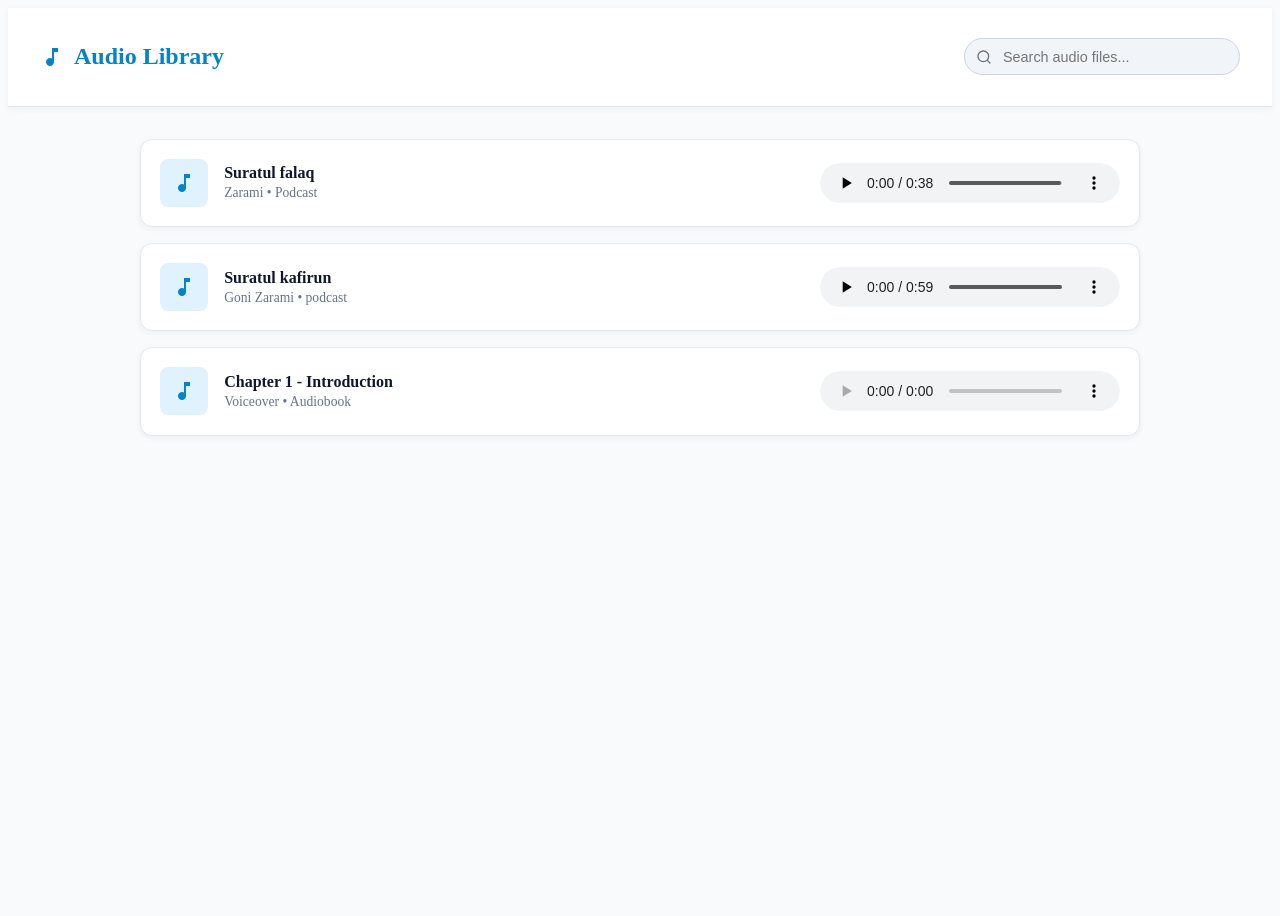
<file: AUDIO.HTML>
<!DOCTYPE html>
<html lang="en">
<head>
  <meta charset="UTF-8">
  <meta name="viewport" content="width=device-width, initial-scale=1.0">
  <title>My Audio Library</title>
  <link rel="stylesheet" href="audio.css">
</head>
<body>

  <!-- Header -->
  <header>
    <h1>
      <svg width="24" height="24" viewBox="0 0 24 24" fill="currentColor"><path d="M12 3v10.55c-.59-.34-1.27-.55-2-.55-2.21 0-4 1.79-4 4s1.79 4 4 4 4-1.79 4-4V7h4V3h-6z"/></svg>
      Audio Library
    </h1>
    <div class="search-container">
      <!-- Search SVG Icon -->
      <svg class="search-icon" viewBox="0 0 24 24">
        <circle cx="11" cy="11" r="8"></circle>
        <line x1="21" y1="21" x2="16.65" y2="16.65"></line>
      </svg>
      <input type="text" id="searchInput" class="search-input" placeholder="Search audio files...">
    </div>
  </header>

  <!-- Audio List Section -->
  <main>
    <div class="audio-list" id="audioList">
      
      <!-- Track 1 -->
      <div class="audio-card" data-title="Sample Track One" data-artist="Goni Zarami" data-category="Podcast">
        <div class="track-info">
          <div class="audio-icon-box">
            <svg viewBox="0 0 24 24"><path d="M12 3v10.55c-.59-.34-1.27-.55-2-.55-2.21 0-4 1.79-4 4s1.79 4 4 4 4-1.79 4-4V7h4V3h-6z"/></svg>
          </div>
          <div class="track-details">
            <div class="track-title">Suratul falaq</div>
            <div class="track-artist">Zarami • Podcast</div>
          </div>
        </div>
        <!-- controlslist="novolume" removes the volume icon/slider -->
        <audio controls controlslist="novolume" src="113 SURATUL FALAQ [GONI ZARAMI].mp3"></audio>
      </div>

      <!-- Track 2 -->
      <div class="audio-card" data-title="zarami" data-artist="Goni Zarami" data-category="podcast">
        <div class="track-info">
          <div class="audio-icon-box">
            <svg viewBox="0 0 24 24"><path d="M12 3v10.55c-.59-.34-1.27-.55-2-.55-2.21 0-4 1.79-4 4s1.79 4 4 4 4-1.79 4-4V7h4V3h-6z"/></svg>
          </div>
          <div class="track-details">
            <div class="track-title">Suratul kafirun</div>
            <div class="track-artist">Goni Zarami • podcast</div>
          </div>
        </div>
        <audio controls controlslist="novolume" src="109 SURATUL KAFIRUN [GONI KAFIRUN].mp3"></audio>
      </div>

      <!-- Track 3 -->
      <div class="audio-card" data-title="Chapter 1 - Introduction" data-artist="Voiceover" data-category="Audiobook">
        <div class="track-info">
          <div class="audio-icon-box">
            <svg viewBox="0 0 24 24"><path d="M12 3v10.55c-.59-.34-1.27-.55-2-.55-2.21 0-4 1.79-4 4s1.79 4 4 4 4-1.79 4-4V7h4V3h-6z"/></svg>
          </div>
          <div class="track-details">
            <div class="track-title">Chapter 1 - Introduction</div>
            <div class="track-artist">Voiceover • Audiobook</div>
          </div>
        </div>
        <audio controls controlslist="novolume" src=""></audio>
      </div>

    </div>

    <div id="noResults" class="no-results">No audio matching your search.</div>
  </main>

  <!-- Live Search JavaScript -->
  <script>
    const searchInput = document.getElementById('searchInput');
    const audioCards = document.querySelectorAll('.audio-card');
    const noResults = document.getElementById('noResults');

    searchInput.addEventListener('input', (e) => {
      const query = e.target.value.toLowerCase().trim();
      let visibleCount = 0;

      audioCards.forEach(card => {
        const title = card.getAttribute('data-title').toLowerCase();
        const artist = card.getAttribute('data-artist').toLowerCase();
        const category = card.getAttribute('data-category').toLowerCase();

        if (title.includes(query) || artist.includes(query) || category.includes(query)) {
          card.style.display = 'flex';
          visibleCount++;
        } else {
          card.style.display = 'none';
        }
      });

      noResults.style.display = visibleCount === 0 ? 'block' : 'none';
    });
  </script>

</body>
</html>
</file>
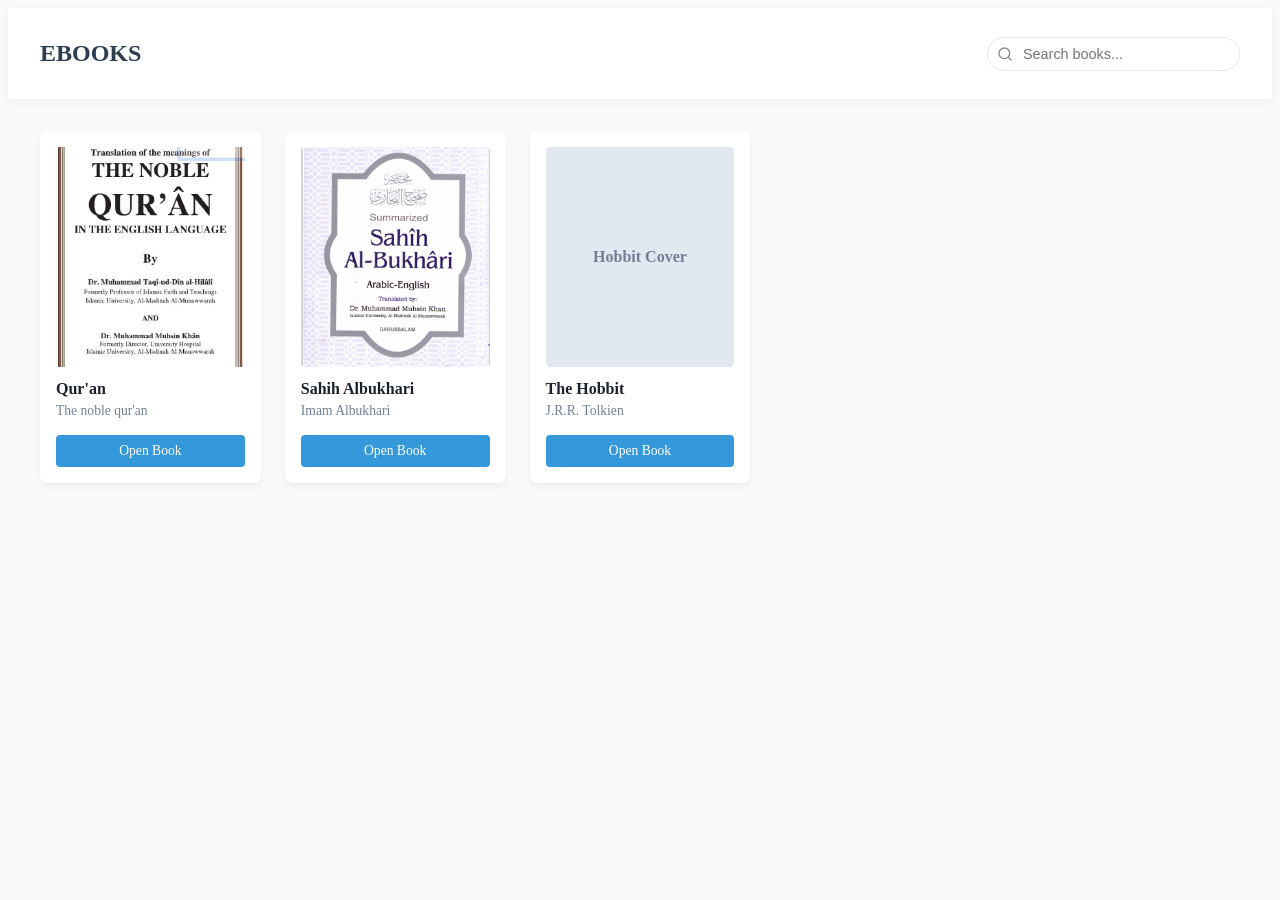
<file: EBOOKS.html>
<!DOCTYPE html>
<html lang="en">
<head>
  <meta charset="UTF-8">
  <meta name="viewport" content="width=device-width, initial-scale=1.0">
  <title>My eBooks Library</title>
  <link rel="stylesheet" href="EBOOKS.CSS">
</head>
<body>

  <!-- Header -->
  <header>
    <h1>EBOOKS</h1>
    <div class="search-container">
      <!-- Search SVG Icon -->
      <svg class="search-icon" viewBox="0 0 24 24">
        <circle cx="11" cy="11" r="8"></circle>
        <line x1="21" y1="21" x2="16.65" y2="16.65"></line>
      </svg>
      <input type="text" id="searchInput" class="search-input" placeholder="Search books...">
    </div>
  </header>

  <!-- Book Grid Section -->
  <main>
    <div class="book-grid" id="bookGrid">
      
      <!-- Sample Book 1 -->
      <div class="book-card" data-title="quran" data-author="The noble quran">
       
        <img class="book-cover" src="qur'an.jpeg" alt="">
        <div class="book-title">Qur'an</div>
        <div class="book-author">The noble qur'an</div>
        <!-- Replace href with path to your local file, e.g., href="books/dune.pdf" -->
        <a href="The Noble Qur'an in the ENGLISH Language_compressed.pdf" class="open-btn" target="_blank">Open Book</a>
      </div>

      <!-- Sample Book 1 -->
      <div class="book-card" data-title="sahih Albukhari" data-author="Imam bukhari">
       
        <img class="book-cover" src="sahih.jpeg" alt="">
        <div class="book-title">Sahih Albukhari</div>
        <div class="book-author">Imam Albukhari</div>
        <!-- Replace href with path to your local file, e.g., href="books/dune.pdf" -->
        <a href="Sahih al-Bukhari  English The Translation of Sahih Al Bukhari.pdf" class="open-btn" target="_blank">Open Book</a>
      </div>


      <!-- Sample Book 3 -->
      <div class="book-card" data-title="The Hobbit" data-author="J.R.R. Tolkien">
        <div class="book-cover">Hobbit Cover</div>
        <div class="book-title">The Hobbit</div>
        <div class="book-author">J.R.R. Tolkien</div>
        <a href="#" class="open-btn" target="_blank">Open Book</a>
      </div>

    </div>

    <div id="noResults" class="no-results">No books found matching your search.</div>
  </main>

  <!-- Live Search Logic -->
  <script>
    const searchInput = document.getElementById('searchInput');
    const bookCards = document.querySelectorAll('.book-card');
    const noResults = document.getElementById('noResults');

    searchInput.addEventListener('input', (e) => {
      const searchTerm = e.target.value.toLowerCase().trim();
      let visibleCount = 0;

      bookCards.forEach(card => {
        const title = card.getAttribute('data-title').toLowerCase();
        const author = card.getAttribute('data-author').toLowerCase();

        // Check if search matches title OR author
        if (title.includes(searchTerm) || author.includes(searchTerm)) {
          card.style.display = 'flex';
          visibleCount++;
        } else {
          card.style.display = 'none';
        }
      });

      // Show "No results" message if no books match
      noResults.style.display = visibleCount === 0 ? 'block' : 'none';
    });
  </script>

</body>
</html>
</file>
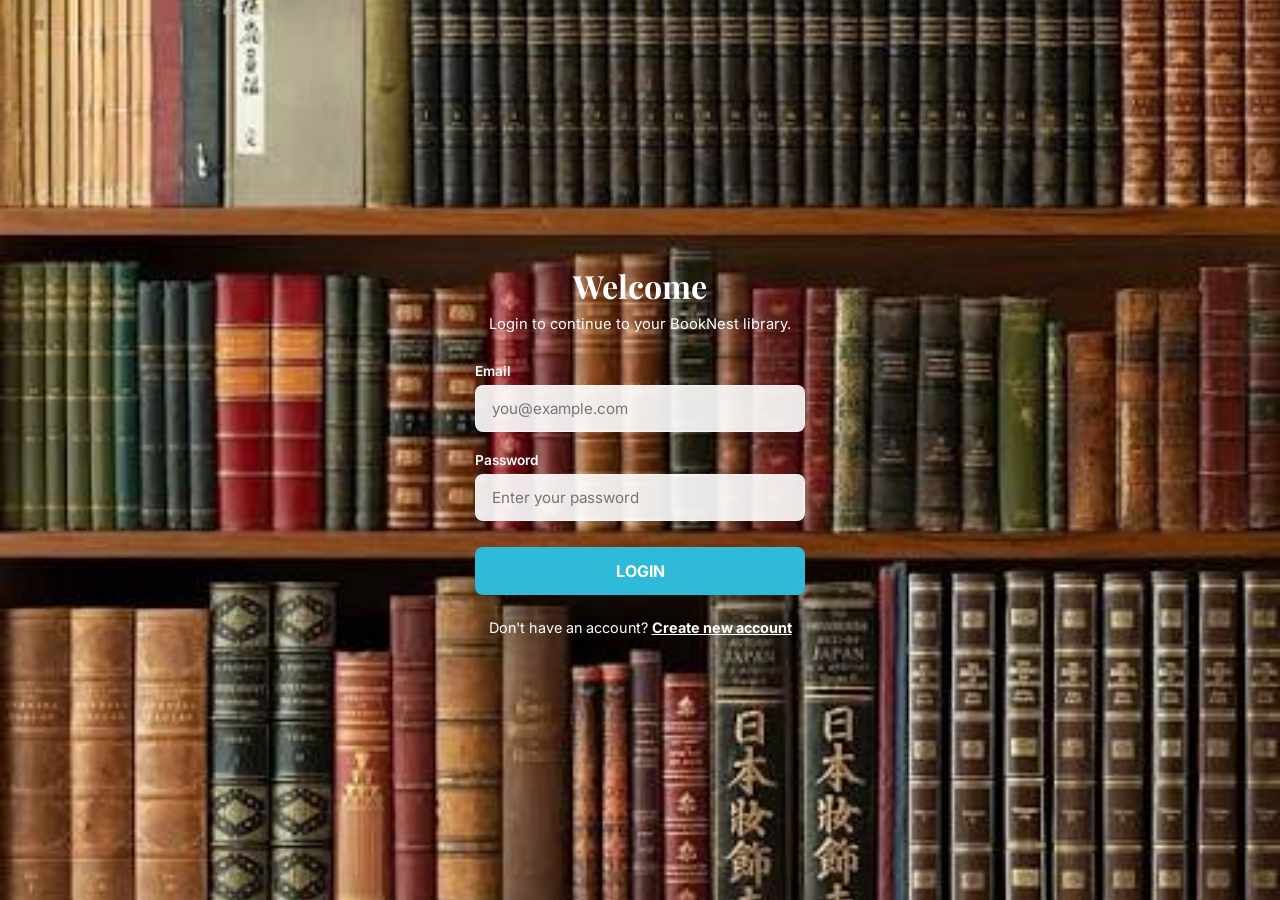
<file: login.html>
<!DOCTYPE html>
<html lang="en">
<head>
  <meta charset="UTF-8">
  <meta name="viewport" content="width=device-width, initial-scale=1.0">
  <title>Login - BookNest</title>
  <link rel="stylesheet" href="book.css">
  <link rel="stylesheet" href="login.css">
  <!-- Clean font import -->
  <link href="https://fonts.googleapis.com/css2?family=Inter:wght@400;600;700&family=Playfair+Display:wght@700&display=swap" rel="stylesheet">
</head>
<body>

  <div class="login-page">
    <div class="login-card">
      

      <h1>Welcome </h1>
      <p class="login-subtitle">Login to continue to your BookNest library.</p>

      <form class="login-form" id="login-form">
        <div class="input-group">
          <label for="email">Email</label>
          <input type="email" id="email" name="email" placeholder="you@example.com" required>
        </div>

        <div class="input-group">
          <label for="password">Password</label>
          <input type="password" id="password" name="password" placeholder="Enter your password" required>
        </div>

        <button type="submit" class="btn-login-submit">LOGIN</button>
      </form>

      <p class="create-account">
        Don't have an account? <a href="#">Create new account</a>
      </p>
    </div>
  </div>

</body>
</html>
</file>
<file: audio.css>
<style>
    /* Global Styles - Light Mode */
    * {
      box-sizing: border-box;
      margin: 0;
      padding: 0;
      font-family: -apple-system, BlinkMacSystemFont, "Segoe UI", Roboto, Helvetica, Arial, sans-serif;
    }

    body {
      background-color: #f8fafc;
      color: #0f172a;
      min-height: 100vh;
    }

    /* Header Styling */
    header {
      display: flex;
      justify-content: space-between;
      align-items: center;
      background-color: #ffffff;
      padding: 1.2rem 2rem;
      border-bottom: 1px solid #e2e8f0;
      box-shadow: 0 2px 8px rgba(0, 0, 0, 0.04);
      position: sticky;
      top: 0;
      z-index: 100;
    }

    header h1 {
      font-size: 1.5rem;
      font-weight: 700;
      color: #0284c7;
      display: flex;
      align-items: center;
      gap: 10px;
    }

    /* Search Container */
    .search-container {
      position: relative;
      display: flex;
      align-items: center;
    }

    .search-input {
      background-color: #f1f5f9;
      color: #0f172a;
      padding: 0.6rem 1rem 0.6rem 2.4rem;
      border: 1px solid #cbd5e1;
      border-radius: 20px;
      font-size: 0.9rem;
      outline: none;
      width: 220px;
      transition: all 0.3s ease;
    }

    .search-input:focus {
      width: 300px;
      background-color: #ffffff;
      border-color: #0284c7;
      box-shadow: 0 0 8px rgba(2, 132, 199, 0.2);
    }

    .search-icon {
      position: absolute;
      left: 12px;
      width: 16px;
      height: 16px;
      fill: none;
      stroke: #64748b;
      stroke-width: 2;
      stroke-linecap: round;
      stroke-linejoin: round;
      pointer-events: none;
    }

    /* Main Content Area */
    main {
      max-width: 1000px;
      margin: 2rem auto;
      padding: 0 1rem;
    }

    .audio-list {
      display: flex;
      flex-direction: column;
      gap: 1rem;
    }

    /* Audio Card Styling */
    .audio-card {
      background: #ffffff;
      border-radius: 12px;
      padding: 1.2rem;
      box-shadow: 0 2px 6px rgba(0, 0, 0, 0.05);
      display: flex;
      align-items: center;
      justify-content: space-between;
      gap: 1.5rem;
      border: 1px solid #e2e8f0;
      transition: transform 0.2s ease, border-color 0.2s ease, box-shadow 0.2s ease;
    }

    .audio-card:hover {
      transform: translateY(-2px);
      border-color: #0284c7;
      box-shadow: 0 6px 12px rgba(0, 0, 0, 0.08);
    }

    .track-info {
      display: flex;
      align-items: center;
      gap: 1rem;
      flex: 1;
      min-width: 0;
    }

    .audio-icon-box {
      width: 48px;
      height: 48px;
      background-color: #e0f2fe;
      border-radius: 8px;
      display: flex;
      align-items: center;
      justify-content: center;
      flex-shrink: 0;
    }

    .audio-icon-box svg {
      width: 24px;
      height: 24px;
      fill: #0284c7;
    }

    .track-details {
      white-space: nowrap;
      overflow: hidden;
      text-overflow: ellipsis;
    }

    .track-title {
      font-size: 1rem;
      font-weight: 600;
      color: #0f172a;
      margin-bottom: 0.2rem;
    }

    .track-artist {
      font-size: 0.85rem;
      color: #64748b;
    }

    /* Custom Audio Player Styling */
    audio {
      height: 40px;
      max-width: 300px;
      outline: none;
      border-radius: 20px;
    }

    /* Hides Volume Adjuster and Mute Controls in WebKit Browsers */
    audio::-webkit-media-controls-volume-control-container,
    audio::-webkit-media-controls-mute-button,
    audio::-webkit-media-controls-volume-slider {
      display: none !important;
    }

    /* Utility */
    .no-results {
      text-align: center;
      color: #64748b;
      margin-top: 3rem;
      font-size: 1.1rem;
      display: none;
    }

    @media (max-width: 600px) {
      .audio-card {
        flex-direction: column;
        align-items: flex-start;
      }
      audio {
        width: 100%;
        max-width: 100%;
      }
    }
  </style>
</file>
<file: EBOOKS.CSS>
<style>
    /* Global Styles */
    * {
      box-sizing: border-box;
      margin: 0;
      padding: 0;
      font-family: -apple-system, BlinkMacSystemFont, "Segoe UI", Roboto, Helvetica, Arial, sans-serif;
    }

    body {
      background-color: #f8f9fa;
      color: #333;
    }

    /* Header Styling */
    header {
      display: flex;
      justify-content: space-between;
      align-items: center;
      background-color: #ffffff;
      padding: 1rem 2rem;
      box-shadow: 0 2px 10px rgba(0,0,0,0.05);
      position: sticky;
      top: 0;
      z-index: 100;
    }

    header h1 {
      font-size: 1.5rem;
      font-weight: 700;
      color: #2c3e50;
    }

    /* Search Container */
    .search-container {
      position: relative;
      display: flex;
      align-items: center;
    }

    .search-input {
      padding: 0.5rem 1rem 0.5rem 2.2rem;
      border: 1px solid #e2e8f0;
      border-radius: 20px;
      font-size: 0.9rem;
      outline: none;
      width: 200px;
      transition: all 0.3s ease;
    }

    .search-input:focus {
      width: 280px;
      border-color: #3498db;
      box-shadow: 0 0 5px rgba(52, 152, 219, 0.3);
    }

    .search-icon {
      position: absolute;
      left: 10px;
      width: 16px;
      height: 16px;
      fill: none;
      stroke: #888;
      stroke-width: 2;
      stroke-linecap: round;
      stroke-linejoin: round;
      pointer-events: none;
    }

    /* Main Content Area */
    main {
      max-width: 1200px;
      margin: 2rem auto;
      padding: 0 1rem;
    }

    .book-grid {
      display: grid;
      grid-template-columns: repeat(auto-fill, minmax(200px, 1fr));
      gap: 1.5rem;
    }

    /* Book Card Styling */
    .book-card {
      background: #ffffff;
      border-radius: 8px;
      padding: 1rem;
      box-shadow: 0 4px 6px rgba(0, 0, 0, 0.05);
      display: flex;
      flex-direction: column;
      transition: transform 0.2s ease, box-shadow 0.2s ease;
    }

    .book-card:hover {
      transform: translateY(-4px);
      box-shadow: 0 8px 15px rgba(0, 0, 0, 0.1);
    }

    .book-cover {
      width: 100%;
      height: 220px;
      background-color: #e2e8f0;
      border-radius: 4px;
      display: flex;
      align-items: center;
      justify-content: center;
      color: #718096;
      font-weight: 600;
      margin-bottom: 0.8rem;
      object-fit: cover;
    }

    .book-title {
      font-size: 1rem;
      font-weight: 600;
      margin-bottom: 0.3rem;
      color: #1a202c;
    }

    .book-author {
      font-size: 0.85rem;
      color: #718096;
      margin-bottom: 1rem;
    }

    .open-btn {
      margin-top: auto;
      display: inline-block;
      text-align: center;
      background-color: #3498db;
      color: #ffffff;
      padding: 0.5rem;
      border-radius: 4px;
      text-decoration: none;
      font-size: 0.85rem;
      font-weight: 500;
      transition: background-color 0.2s;
    }

    .open-btn:hover {
      background-color: #2980b9;
    }

    /* Utility */
    .no-results {
      grid-column: 1 / -1;
      text-align: center;
      color: #888;
      margin-top: 2rem;
      display: none;
    }
  </style>
</file>
<file: book.css>
/* ==========================================================================
   1. VARIABLES & GLOBAL RESET
   ========================================================================== */
/* --- START: Variables & Global Reset --- */
:root {
  --primary-cyan: #2EBAD8;
  --dark-cyan: #1B8AA3;
  --yellow-accent: #F4B41A;
  --text-dark: #2C3E50;
  --bg-light: #F8FCFD;
}

* {
  margin: 0;
  padding: 0;
  box-sizing: border-box;
  font-family: 'Inter', sans-serif;
}

body {
  background-color: #ffffff;
  color: var(--text-dark);
}
/* --- END: Variables & Global Reset --- */


/* ==========================================================================
   2. LOGO STYLING
   ========================================================================== */
/* --- START: Logo Styling --- */
.logo-link {
  display: inline-flex;
  align-items: center;
  text-decoration: none;
}

.site-logo {
  height: 48px;
  width: auto;
  display: block;
  object-fit: contain;
  transition: transform 0.2s ease;
}

.logo-link:hover .site-logo {
  transform: scale(1.03);
}
/* --- END: Logo Styling --- */


/* ==========================================================================
   3. NAVBAR SECTION
   ========================================================================== */
/* --- START: Navbar Section --- */
.navbar {
  display: flex;
  justify-content: space-between;
  align-items: center;
  padding: 15px 8%;
  background: #ffffff;
}

.logo {
  font-size: 1.5rem;
  font-weight: 700;
  display: flex;
  align-items: center;
  gap: 8px;
}

.logo .highlight {
  color: var(--primary-cyan);
}

.nav-links {
  display: flex;
  gap: 30px;
}

.nav-links a {
  text-decoration: none;
  color: #718096;
  font-weight: 500;
}

.nav-links a.active {
  color: #1A202C;
  font-weight: 600;
}

.nav-toggle {
  display: none;
  background: none;
  border: none;
  font-size: 1.4rem;
  color: #1A202C;
  cursor: pointer;
  padding: 8px;
}

.btn-login {
  background-color: var(--primary-cyan);
  color: white;
  padding: 10px 24px;
  text-decoration: none;
  font-weight: 700;
  border-radius: 2px;
}
/* --- END: Navbar Section --- */


/* ==========================================================================
   4. HERO SECTION
   ========================================================================== */
/* --- START: Hero Section --- */
.hero {
  padding: 60px 8%;
  background-color: var(--bg-light);
}

.hero-content {
  display: flex;
  align-items: center;
  justify-content: space-between;
  max-width: 1200px;
  margin: 0 auto;
}

.hero-text h1 {
  font-family: 'Playfair Display', serif;
  font-size: 3.5rem;
  line-height: 1.1;
  color: #1A202C;
  margin-bottom: 20px;
}

.hero-text h1 span {
  color: #1B365D;
}

.hero-text p {
  max-width: 480px;
  color: #4A5568;
  line-height: 1.6;
  font-size: 1.05rem;
}

.hero-image img {
  max-width: 380px;
  border-radius: 8px;
}
/* --- END: Hero Section --- */


/* ==========================================================================
   5. MEDIA SECTION
   ========================================================================== */
/* --- START: Media Section --- */
.media-section {
  background: linear-gradient(rgba(0,0,0,0.6), rgba(0,0,0,0.6)), url('https://images.unsplash.com/photo-1507842217343-583bb7270b66?w=1200&auto=format&fit=crop');
  background-size: cover;
  background-position: center;
  padding: 80px 8%;
  color: white;
}

.media-container {
  display: flex;
  align-items: center;
  gap: 50px;
  max-width: 1200px;
  margin: 0 auto;
}

.media-cards {
  display: flex;
  gap: 20px;
}

.card {
  background: white;
  color: #1A202C;
  padding: 40px 30px;
  text-align: center;
  border-radius: 4px;
  width: 140px;
}

.card-icon {
  font-size: 2.5rem;
  margin-bottom: 10px;
}

.media-info h2 {
  font-family: 'Playfair Display', serif;
  font-size: 2.5rem;
  color: #38B6FF;
  margin-bottom: 15px;
}

.media-info p {
  max-width: 500px;
  margin-bottom: 20px;
  line-height: 1.5;
}

.btn-download {
  background: rgba(255, 255, 255, 0.2);
  border: 1px solid white;
  color: white;
  padding: 10px 20px;
  cursor: pointer;
  font-weight: 600;
}
/* --- END: Media Section --- */


/* ==========================================================================
   6. SUPPORT SECTION (DONATIONS)
   ========================================================================== */
/* --- START: Support Section --- */
.support-section {
  background-color: var(--bg-light, #F8FCFD);
  padding: 90px 8%;
  color: var(--text-dark, #2C3E50);
  text-align: center;
}

.support-section h2 {
  font-family: 'Playfair Display', Georgia, serif;
  font-size: 2.8rem;
  font-weight: 700;
  color: #1A202C;
  margin-bottom: 16px;
}

.support-desc {
  max-width: 650px;
  margin: 0 auto 40px auto;
  line-height: 1.6;
  font-size: 1rem;
  color: #4A5568;
}

.support-desc strong {
  font-weight: 700;
  color: #1A202C;
  text-decoration: underline;
  text-underline-offset: 3px;
}

/* White Card Box */
.support-card {
  background: #ffffff;
  color: #1A202C;
  max-width: 880px;
  margin: 0 auto;
  border-radius: 16px;
  padding: 45px 40px 35px 40px;
  text-align: left;
  border: 1px solid #E5E7EB;
  box-shadow: 0 12px 30px rgba(0, 0, 0, 0.05);
}

.support-grid {
  display: grid;
  grid-template-columns: 1fr auto 1fr;
  gap: 35px;
  align-items: stretch;
}

.support-col {
  display: flex;
  flex-direction: column;
}

.option-tag {
  font-size: 0.72rem;
  font-weight: 700;
  color: var(--primary-cyan, #2EBAD8);
  letter-spacing: 1.2px;
  margin-bottom: 4px;
  display: block;
}

.support-col h3 {
  font-family: 'Playfair Display', Georgia, serif;
  font-size: 1.9rem;
  font-weight: 700;
  color: #111827;
  margin: 4px 0;
}

.support-col p {
  color: #6B7280;
  font-size: 0.88rem;
  margin-bottom: 20px;
}

/* Option Buttons */
.btn-grid {
  display: grid;
  grid-template-columns: 1fr 1fr;
  gap: 12px;
  margin-top: auto;
}

.select-btn {
  background: #F9FAFB;
  border: 1.5px solid #E5E7EB;
  color: #374151;
  padding: 12px 8px;
  border-radius: 30px;
  font-weight: 600;
  font-size: 0.88rem;
  cursor: pointer;
  transition: all 0.2s ease;
  text-align: center;
}

.select-btn:hover {
  border-color: var(--primary-cyan, #2EBAD8);
  background: #F0FBFD;
  color: var(--primary-cyan, #2EBAD8);
  transform: translateY(-1px);
}

/* Active Highlighted State */
.select-btn.active {
  background: var(--primary-cyan, #2EBAD8);
  color: #ffffff;
  border-color: var(--primary-cyan, #2EBAD8);
  box-shadow: 0 4px 12px rgba(46, 186, 216, 0.3);
}

/* Middle Divider */
.divider {
  border-left: 1px solid #E5E7EB;
  height: 100%;
  position: relative;
  display: flex;
  align-items: center;
  justify-content: center;
}

.divider span {
  writing-mode: vertical-rl;
  font-size: 0.68rem;
  font-weight: 700;
  color: #9CA3AF;
  letter-spacing: 1px;
  background: #ffffff;
  padding: 12px 0;
}

/* Card Bottom & CTA */
.support-footer {
  margin-top: 35px;
  padding-top: 25px;
  border-top: 1px solid #F3F4F6;
  text-align: center;
}

.support-footer p {
  color: #6B7280;
  font-size: 0.88rem;
  margin-bottom: 16px;
}

.btn-whatsapp {
  background-color: var(--yellow-accent, #F4B41A);
  color: #111827;
  border: none;
  width: 100%;
  padding: 16px;
  font-size: 1rem;
  font-weight: 700;
  border-radius: 30px;
  cursor: pointer;
  transition: all 0.25s ease;
  box-shadow: 0 4px 14px rgba(244, 180, 26, 0.35);
}

.btn-whatsapp:hover {
  background-color: #E0A316;
  transform: translateY(-2px);
  box-shadow: 0 6px 18px rgba(244, 180, 26, 0.45);
}

/* Support Section Mobile Responsive */
@media (max-width: 768px) {
  .support-card {
    padding: 30px 20px;
  }

  .support-grid {
    grid-template-columns: 1fr;
    gap: 25px;
  }

  .divider {
    border-left: none;
    border-top: 1px solid #E5E7EB;
    height: auto;
    width: 100%;
    margin: 10px 0;
  }

  .divider span {
    writing-mode: horizontal-tb;
    padding: 0 12px;
  }
}
/* --- END: Support Section --- */


/* ==========================================================================
   7. SITE FOOTER SECTION
   ========================================================================== */
/* --- START: Site Footer Section --- */
.site-footer {
  background-color: #1A202C;
  color: #A0AEC0;
  padding: 60px 8% 20px 8%;
}

.footer-container {
  display: flex;
  justify-content: space-between;
  align-items: flex-start;
  max-width: 1200px;
  margin: 0 auto 40px auto;
  flex-wrap: wrap;
  gap: 30px;
}

.footer-brand .logo-text {
  color: #ffffff;
}

.footer-brand p {
  margin-top: 15px;
  max-width: 320px;
  font-size: 0.9rem;
  line-height: 1.5;
  color: #A0AEC0;
}

/* Align Social Column to Far Right */
.footer-socials {
  margin-left: auto;   /* Forces the column to the far right */
  text-align: right;   /* Aligns the "Follow Us" title to the right */
}

.footer-socials h3 {
  color: #ffffff;
  font-size: 1.1rem;
  margin-bottom: 15px;
  font-weight: 600;
}

/* Align Icon Buttons to Far Right */
.social-icons {
  display: flex;
  gap: 12px;
  justify-content: flex-end; /* Aligns the icon bubbles to the right */
}

.social-icons a {
  width: 42px;
  height: 42px;
  border-radius: 50%;
  background-color: #2D3748;
  color: #ffffff;
  display: flex;
  align-items: center;
  justify-content: center;
  text-decoration: none;
  font-size: 1.1rem;
  transition: all 0.3s ease;
}

/* Hover effects with cyan accent */
.social-icons a:hover {
  background-color: var(--primary-cyan);
  color: #ffffff;
  transform: translateY(-3px);
}

.footer-bottom {
  text-align: center;
  padding-top: 20px;
  border-top: 1px solid #2D3748;
  font-size: 0.85rem;
  color: #718096;
}

/* Mobile Responsiveness */
@media (max-width: 600px) {
  .footer-container {
    flex-direction: column;
  }
  
  .footer-socials {
    margin-left: 0;
    text-align: left;
  }

  .social-icons {
    justify-content: flex-start;
  }
}
.footer-bottom {
  text-align: center;
  width: 100%;
  margin-top: 40px;
  padding-top: 20px;
  border-top: 1px solid #2D3748;
  font-size: 0.85rem;
  color: #718096;
}

.footer-bottom p {
  margin: 0;
  display: block;
  text-align: center;
}
/* --- END: Site Footer Section --- */


/* ==========================================================================
   8. RESPONSIVE / MOBILE FIXES
   ========================================================================== */
/* --- START: Responsive Fixes --- */
@media (max-width: 900px) {
  .hero-content {
    flex-direction: column;
    text-align: center;
    gap: 30px;
  }

  .hero-text p {
    max-width: 100%;
    margin: 0 auto;
  }

  .hero-image img {
    max-width: 280px;
  }

  .media-container {
    flex-direction: column;
    text-align: center;
  }

  .media-cards {
    justify-content: center;
  }

  .media-info p {
    max-width: 100%;
  }
}

@media (max-width: 700px) {
  .navbar {
    position: relative;
    display: flex;
    justify-content: space-between;
    align-items: center;
    padding: 15px 0 15px 6%;
    min-height: 60px;
  }

  .navbar .logo {
    flex-shrink: 0;
  }

  .navbar .btn-login {
    order: 2;
    padding: 8px 16px;
    font-size: 0.85rem;
  }

  .nav-toggle {
    display: flex;
    align-items: center;
    order: 3;
    flex-shrink: 0;
    padding: 8px 6% 8px 12px;
  }

  .nav-links {
    display: none;
    position: absolute;
    top: 100%;
    right: 6%;
    flex-direction: column;
    gap: 0;
    background: #ffffff;
    border: 1px solid #E5E7EB;
    border-radius: 8px;
    box-shadow: 0 8px 20px rgba(0, 0, 0, 0.08);
    min-width: 180px;
    overflow: hidden;
    z-index: 10;
  }

  .nav-links.open {
    display: flex;
  }

  .nav-links a {
    padding: 14px 20px;
    border-bottom: 1px solid #F3F4F6;
  }

  .nav-links a:last-child {
    border-bottom: none;
  }

  .hero-text h1 {
    font-size: 2.2rem;
  }

  .support-section h2 {
    font-size: 2rem;
  }

  .support-desc {
    padding: 0 10px;
  }
}

@media (max-width: 480px) {
  .hero {
    padding: 40px 6%;
  }

  .media-cards {
    flex-direction: column;
  }

  .card {
    width: 100%;
  }

  .btn-grid {
    grid-template-columns: 1fr;
  }
}
/* --- END: Responsive Fixes --- */
</file>
<file: login.css>
/* ==========================================================================
   LOGIN PAGE
   ========================================================================== */

.login-page {
  min-height: 100vh;
  width: 100%;
  display: flex;
  align-items: center;
  justify-content: center;
  padding: 20px;

  /* Replace 'login-bg.jpg' with your uploaded background image filename */
  background-image: linear-gradient(rgba(27, 54, 93, 0.55), rgba(27, 54, 93, 0.55)), url('login-bg.jpg');
  background-size: cover;
  background-position: center;
  background-repeat: no-repeat;
}

.login-card {
  background: transparent;
  width: 100%;
  max-width: 400px;
  border-radius: 16px;
  padding: 45px 35px;
  text-align: center;
}

.login-logo {
  display: inline-flex;
  margin-bottom: 20px;
}

.login-card h1 {
  font-family: 'Playfair Display', serif;
  font-size: 2rem;
  color: #ffffff;
  margin-bottom: 8px;
}

.login-subtitle {
  color: #E5E7EB;
  font-size: 0.92rem;
  margin-bottom: 30px;
}

.login-form {
  text-align: left;
}

.input-group {
  margin-bottom: 20px;
}

.input-group label {
  display: block;
  font-size: 0.85rem;
  font-weight: 600;
  color: #ffffff;
  margin-bottom: 6px;
}

.input-group input {
  width: 100%;
  padding: 13px 16px;
  border: 1.5px solid rgba(255, 255, 255, 0.4);
  border-radius: 8px;
  font-size: 0.95rem;
  color: #1A202C;
  background: rgba(255, 255, 255, 0.9);
  transition: all 0.2s ease;
}

.input-group input:focus {
  outline: none;
  border-color: var(--primary-cyan, #2EBAD8);
  background: #ffffff;
  box-shadow: 0 0 0 3px rgba(46, 186, 216, 0.12);
}

.btn-login-submit {
  width: 100%;
  background-color: var(--primary-cyan, #2EBAD8);
  color: #ffffff;
  border: none;
  padding: 14px;
  font-size: 1rem;
  font-weight: 700;
  border-radius: 8px;
  cursor: pointer;
  margin-top: 6px;
  transition: all 0.25s ease;
}

.btn-login-submit:hover {
  background-color: var(--dark-cyan,#5cc1e6);
  transform: translateY(-1px);
}

.create-account {
  margin-top: 24px;
  font-size: 0.9rem;
  color: #E5E7EB;
}

.create-account a {
  color: #ffffff;
  font-weight: 700;
  text-decoration: underline;
}

.create-account a:hover {
  text-decoration: underline;
}

/* Mobile */
@media (max-width: 600px) {
  .login-page {
    padding: 16px;
    align-items: flex-start;
    padding-top: 60px;
  }

  .login-card {
    padding: 30px 22px;
    max-width: 100%;
  }

  .login-logo .site-logo {
    height: 38px;
  }

  .login-card h1 {
    font-size: 1.6rem;
  }

  .login-subtitle {
    font-size: 0.85rem;
    margin-bottom: 22px;
  }

  .input-group {
    margin-bottom: 16px;
  }

  .input-group input {
    font-size: 16px; /* prevents iOS auto-zoom on focus */
    padding: 12px 14px;
  }

  .btn-login-submit {
    font-size: 0.95rem;
    padding: 13px;
  }

  .create-account {
    font-size: 0.85rem;
  }
}

@media (max-width: 360px) {
  .login-page {
    padding: 12px;
    padding-top: 40px;
  }

  .login-card {
    padding: 24px 16px;
  }

  .login-card h1 {
    font-size: 1.4rem;
  }
}
.login-page {
  background-image: url('image.jpg');
  background-size: cover;
  background-position: center;
  background-repeat: no-repeat;
}
.login-card h1,
.login-subtitle,
.input-group label,
.create-account,
.create-account a {
  color: #ffffff
}
</file>
